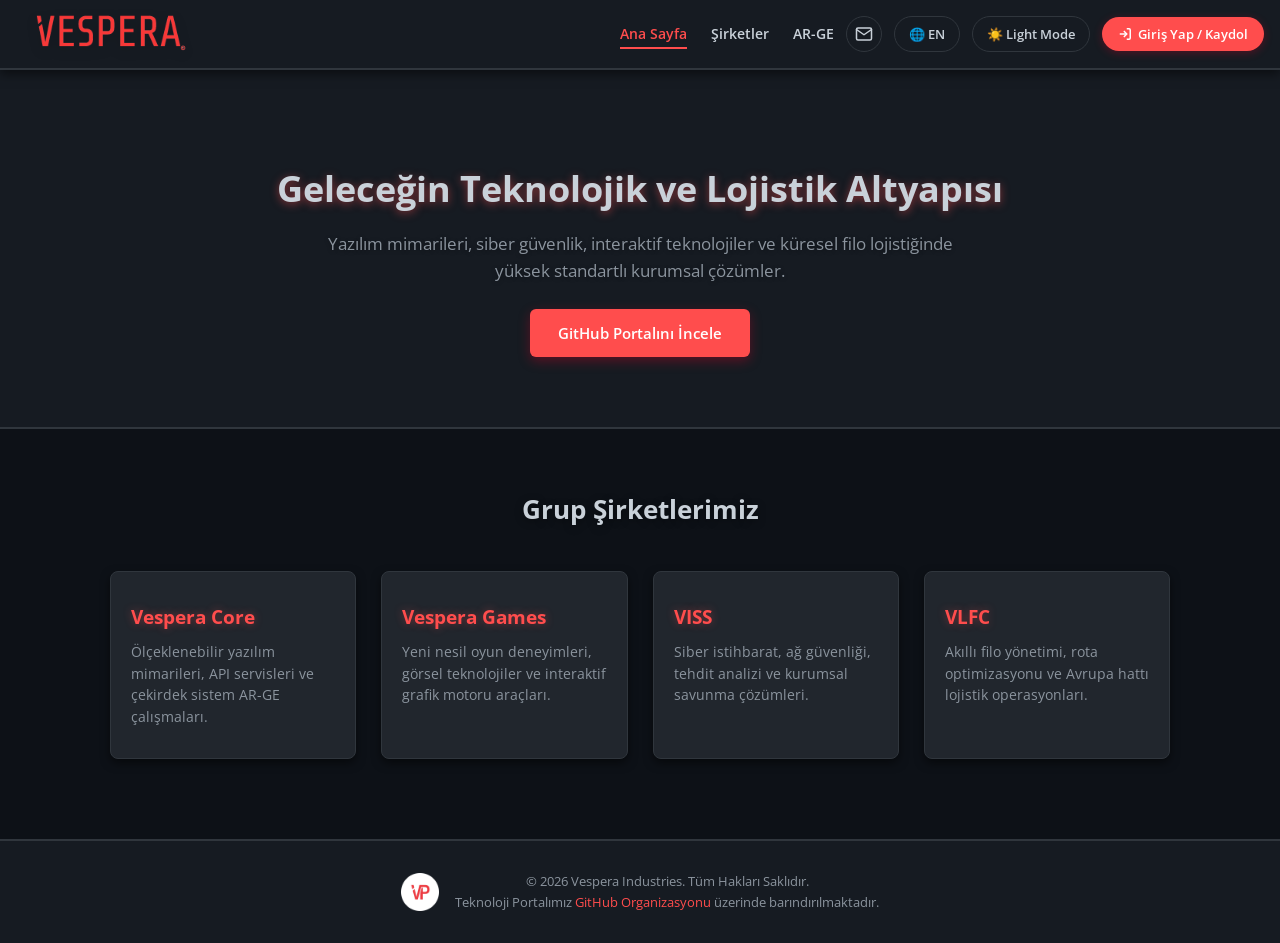
<file: index.html>
<!DOCTYPE html>
<html lang="tr">

<head>
    <meta charset="UTF-8">
    <meta name="viewport" content="width=device-width, initial-scale=1.0">
    <title>Vespera Industries Portal</title>
    <meta name="google-site-verification" content="gRdOL5yG5Cpfkg6TqzwmdI74Hof5dh2c1cBEHOhXfYk" />
    <script type="application/ld+json">
    {
     "@context": "https://schema.org",
     "@type": "Organization",
     "name": "Vespera Industries",
     "url": "https://vesperaindustries.com",
     "logo": "https://vesperaindustries.com/logos.png",
     "sameAs": [
     "https://github.com/orgs/Vespera-Industries"
    ],
     "contactPoint": {
     "@type": "ContactPoint",
     "email": "contact@vesperaindustries.com",
     "contactType": "customer service",
     "availableLanguage": ["Turkish", "English"]
    },
     "description": "Yazılım mimarileri, siber güvenlik, interaktif teknolojiler ve küresel filo lojistiğinde yüksek standartlı kurumsal çözümler."
    }
    </script>
    <link rel="icon" type="image/png" href="assets/img/miniiconsmaller.png">
    <link href="https://fonts.googleapis.com/css?family=Open+Sans:300,400,600,700" rel="stylesheet">
    <link rel="stylesheet" href="assets/css/auth.css">
    <script>
        // Sayfa çizilmeden ÖNCE temayı uygula (titremeyi önler)
        (function () {
            if (localStorage.getItem('vespera-theme') === 'light') {
                document.documentElement.setAttribute('data-theme', 'light');
            }
        })();
    </script>
    <style>
        /* Varsayılan Olarak %100 Karanlık Tema (GitHub Dark) */
        :root {
            --bg-body: #0d1117;
            --bg-nav: #161b22;
            --bg-hero: #161b22;
            --bg-card: #21262d;
            --text-main: #c9d1d9;
            --text-muted: #8b949e;
            --border-color: #30363d;
            --primary-color: #ff4d4d;
            /* Parlak Kor Kırmızı */
            --shadow: 0 4px 10px rgba(0, 0, 0, 0.5);
        }

        /* Yumuşatılmış Light Mode Kırmızı Tonları */
        [data-theme="light"] {
            --bg-body: #d8dce2;
            --bg-nav: #e8ebf0;
            --bg-hero: #cdd3dc;
            --bg-card: #e8ebf0;
            --text-main: #111827;
            --text-muted: #374151;
            --border-color: #b0b8c4;
            --primary-color: #d90429;
            /* Doymuş Derin Kırmızı */
            --shadow: 0 4px 12px rgba(0, 0, 0, 0.12);
        }

        * {
            margin: 0;
            padding: 0;
            box-sizing: border-box;
            font-family: 'Open Sans', sans-serif;
            transition: background-color 0.3s, color 0.3s, border-color 0.3s;
        }

        body {
            background-color: var(--bg-body);
            color: var(--text-main);
            line-height: 1.6;
        }

        /* Navbar */
        .navbar {
            background-color: var(--bg-nav);
            height: 70px;
            display: flex;
            justify-content: space-between;
            align-items: center;
            padding: 0 16px;
            border-bottom: 2px solid var(--border-color);
            box-shadow: var(--shadow);
            position: sticky;
            top: 0;
            z-index: 1000;
        }

        /* Logo Konteyneri */
        /* Logo Konteyneri */
        .brand-container {
            display: flex;
            align-items: center;
            height: 100%;
            position: relative;
            min-width: 280px;
        }

        /* Orijinal Büyük (104px) Logo */
        .brand-logo {
            height: 104px;
            width: auto;
            object-fit: contain;
            position: absolute;
            left: 0;
            top: 52%;
            transform: translateY(-50%);
            filter: drop-shadow(0px 4px 6px rgba(0, 0, 0, 0.15));
            z-index: 1001;
            pointer-events: none !important;
        }

        /* Ekranın En Sol Sınırına Sıfırlanmış & Tüm Logoyu Kaplayan 290px Hitbox */
        .brand-hitbox {
            position: absolute;
            left: -16px;
            top: 0;
            width: 200px;
            height: 70px;
            z-index: 1002;
            cursor: pointer;
        }

        .nav-right {
            display: flex;
            align-items: center;
            gap: 12px;
        }

        .nav-links a {
            color: var(--text-main);
            text-decoration: none;
            margin-left: 20px;
            font-size: 14px;
            font-weight: 600;
        }

        .nav-links a:hover {
            color: var(--primary-color);
        }

        .nav-links a.active {
            color: var(--primary-color);
            border-bottom: 2px solid var(--primary-color);
            padding-bottom: 4px;
        }

        /* Mode & Language Toggle Buttons */
        .theme-toggle,
        .lang-toggle {
            background: none;
            border: 1px solid var(--border-color);
            color: var(--text-main);
            padding: 8px 14px;
            border-radius: 20px;
            cursor: pointer;
            font-size: 13px;
            font-weight: 600;
            display: flex;
            align-items: center;
            gap: 6px;
        }

        .theme-toggle:hover,
        .lang-toggle:hover {
            border-color: var(--primary-color);
        }

        /* İletişim İkonu */
        .contact-wrap {
            position: relative;
        }

        .contact-btn {
            background: none;
            border: 1px solid var(--border-color);
            border-radius: 50%;
            width: 36px;
            height: 36px;
            display: flex;
            align-items: center;
            justify-content: center;
            cursor: pointer;
        }

        .contact-btn:hover {
            border-color: var(--primary-color);
        }

        .contact-btn svg rect,
        .contact-btn svg path {
            stroke: var(--text-main);
        }

        .contact-btn:hover svg rect,
        .contact-btn:hover svg path {
            stroke: var(--primary-color);
        }

        .contact-dropdown {
            display: none;
            position: absolute;
            top: 48px;
            right: 0;
            background-color: var(--bg-card);
            border: 1px solid var(--border-color);
            border-radius: 10px;
            box-shadow: var(--shadow);
            width: 250px;
            padding: 18px;
            z-index: 1002;
        }

        .contact-dropdown.open {
            display: block;
        }

        .contact-dropdown h4 {
            font-size: 13px;
            text-transform: uppercase;
            letter-spacing: 0.5px;
            color: var(--text-muted);
            margin-bottom: 12px;
        }

        .contact-dropdown .c-row {
            display: flex;
            flex-direction: column;
            gap: 2px;
            margin-bottom: 12px;
        }

        .contact-dropdown .c-row:last-child {
            margin-bottom: 0;
        }

        .contact-dropdown .c-label {
            font-size: 11px;
            color: var(--text-muted);
        }

        .contact-dropdown .c-value {
            font-size: 14px;
            color: var(--text-main);
            font-weight: 600;
        }

        .contact-dropdown .c-value a {
            color: var(--text-main);
            text-decoration: none;
        }

        .contact-dropdown .c-value a:hover {
            color: var(--primary-color);
        }

        .footer-content {
            display: flex;
            align-items: center;
            justify-content: center;
            gap: 16px;
        }

        .footer-icon {
            height: 38px;
            width: auto;
            object-fit: contain;
        }

        .footer-text {
            text-align: center;
            font-size: 13px;
            color: var(--text-muted);
        }

        .footer-text a {
            color: var(--primary-color);
            text-decoration: none;
        }

        /* Hero Section */
        .hero {
            background-color: var(--bg-hero);
            padding: 90px 20px 70px 20px;
            text-align: center;
            border-bottom: 2px solid var(--border-color);
        }

        .hero h1 {
            font-size: 36px;
            font-weight: 700;
            margin-bottom: 12px;
            color: var(--text-main);
            text-shadow: 0px 2px 8px rgba(255, 77, 77, 0.5);
        }

        .hero p {
            font-size: 17px;
            color: var(--text-muted);
            max-width: 680px;
            margin: 0 auto 25px auto;
            text-shadow: 0 1px 4px rgba(0, 0, 0, 0.35);
        }

        .btn-primary {
            background-color: var(--primary-color);
            color: #ffffff;
            padding: 12px 28px;
            text-decoration: none;
            font-weight: 600;
            border-radius: 6px;
            display: inline-block;
            font-size: 15px;
            box-shadow: 0 4px 12px rgba(217, 4, 41, 0.35);
        }

        .btn-primary:hover {
            opacity: 0.9;
        }

        /* Content & Cards */
        .container {
            max-width: 1100px;
            margin: 60px auto;
            padding: 0 20px;
        }

        .section-title {
            text-align: center;
            font-size: 26px;
            margin-bottom: 40px;
            font-weight: 700;
            color: var(--text-main);
            text-shadow: 0 2px 8px rgba(0, 0, 0, 0.4);
        }

        .grid-4 {
            display: grid;
            grid-template-columns: repeat(auto-fit, minmax(230px, 1fr));
            gap: 25px;
        }

        .card {
            background-color: var(--bg-card);
            border: 1px solid var(--border-color);
            border-radius: 8px;
            padding: 30px 20px;
            box-shadow: var(--shadow);
            transition: transform 0.2s ease, box-shadow 0.2s ease;
        }

        .card:hover {
            transform: translateY(-4px);
            border-color: var(--primary-color);
        }

        .card h3 {
            font-size: 19px;
            margin-bottom: 10px;
            color: var(--primary-color);
            text-shadow: 0 0 8px rgba(255, 77, 77, 0.4);
        }

        .card p {
            font-size: 13.5px;
            color: var(--text-muted);
        }

        /* Footer */
        footer {
            background-color: var(--bg-nav);
            border-top: 2px solid var(--border-color);
            padding: 30px 0;
            display: flex;
            justify-content: center;
            align-items: center;
            margin-top: 80px;
        }

        @media (max-width: 900px) {
            .brand-logo {
                left: 0;
                height: 40px;
                position: static;
                transform: none;
            }

            .nav-links a {
                margin-left: 12px;
                font-size: 12.5px;
            }
        }
    </style>
</head>

<body>

    <nav class="navbar">
        <div class="brand-container">
            <img src="assets/img/logos.png" alt="Vespera Logo" class="brand-logo">
            <a href="https://www.vesperaindustries.com/" class="brand-hitbox" aria-label="Ana Sayfa"></a>
        </div>

        <div class="nav-right">
            <div class="nav-links">
                <a href="/" class="active" data-i18n="nav_home">Ana Sayfa</a>
                <a href="/sirketler" data-i18n="nav_companies">Şirketler</a>
                <a href="/arge" data-i18n="nav_rnd">AR-GE</a>
            </div>

            <div class="contact-wrap">
                <button type="button" class="contact-btn" onclick="toggleContact()" id="contactBtn"
                    aria-label="İletişim">
                    <svg xmlns="http://www.w3.org/2000/svg" viewBox="0 0 24 24" width="18" height="18">
                        <rect x="2" y="4" width="20" height="16" rx="2" fill="none" stroke-width="2" />
                        <path d="M2 6l10 7L22 6" fill="none" stroke-width="2" stroke-linecap="round"
                            stroke-linejoin="round" />
                    </svg>
                </button>
                <div class="contact-dropdown" id="contactDropdown">
                    <h4 data-i18n="contact_title">İletişim</h4>
                    <div class="c-row">
                        <span class="c-label" data-i18n="contact_email_label">E-posta</span>
                        <span class="c-value"><a
                                href="mailto:contact@vesperaindustries.com">contact@vesperaindustries.com</a></span>
                    </div>
                    <div class="c-row">
                        <span class="c-label" data-i18n="contact_phone_label">Telefon</span>
                        <span class="c-value"><a href="tel:+900000000000">+90 000 000 00 00</a></span>
                    </div>
                </div>
            </div>

            <button type="button" class="lang-toggle" onclick="toggleLanguage()" id="langBtn">🌐 EN</button>
            <button type="button" class="theme-toggle" onclick="toggleTheme()" id="themeBtn">☀️ Light Mode</button>
        </div>
    </nav>

    <header class="hero">
        <h1 data-i18n="hero_title">Geleceğin Teknolojik ve Lojistik Altyapısı</h1>
        <p data-i18n="hero_desc">Yazılım mimarileri, siber güvenlik, interaktif teknolojiler ve küresel filo
            lojistiğinde yüksek standartlı kurumsal çözümler.</p>
        <a href="https://github.com/orgs/Vespera-Industries" class="btn-primary" target="_blank"
            data-i18n="hero_btn">GitHub Portalını İncele</a>
    </header>

    <main class="container">
        <h2 class="section-title" data-i18n="group_companies">Grup Şirketlerimiz</h2>

        <div class="grid-4">
            <div class="card">
                <h3>Vespera Core</h3>
                <p data-i18n="core_desc">Ölçeklenebilir yazılım mimarileri, API servisleri ve çekirdek sistem AR-GE
                    çalışmaları.</p>
            </div>

            <div class="card">
                <h3>Vespera Games</h3>
                <p data-i18n="games_desc">Yeni nesil oyun deneyimleri, görsel teknolojiler ve interaktif grafik motoru
                    araçları.</p>
            </div>

            <div class="card">
                <h3>VISS</h3>
                <p data-i18n="viss_desc">Siber istihbarat, ağ güvenliği, tehdit analizi ve kurumsal savunma çözümleri.
                </p>
            </div>

            <div class="card">
                <h3>VLFC</h3>
                <p data-i18n="vlfc_desc">Akıllı filo yönetimi, rota optimizasyonu ve Avrupa hattı lojistik
                    operasyonları.</p>
            </div>
        </div>
    </main>

    <footer>
        <div class="footer-content">
            <img src="assets/img/miniicon.png" alt="Vespera Icon" class="footer-icon">
            <div class="footer-text">
                <p data-i18n="footer_copy">&copy; 2026 Vespera Industries. Tüm Hakları Saklıdır.</p>
                <p><span data-i18n="footer_hosted">Teknoloji Portalımız</span> <a
                        href="https://github.com/orgs/Vespera-Industries" target="_blank"
                        data-i18n="footer_github">GitHub Organizasyonu</a> <span data-i18n="footer_hosted_end">üzerinde
                        barındırılmaktadır.</span></p>
            </div>
        </div>
    </footer>

    <script>
        const translations = {
            tr: {
                nav_home: "Ana Sayfa",
                nav_companies: "Şirketler",
                nav_rnd: "AR-GE",
                hero_title: "Geleceğin Teknolojik ve Lojistik Altyapısı",
                hero_desc: "Yazılım mimarileri, siber güvenlik, interaktif teknolojiler ve küresel filo lojistiğinde yüksek standartlı kurumsal çözümler.",
                hero_btn: "GitHub Portalını İncele",
                group_companies: "Grup Şirketlerimiz",
                core_desc: "Ölçeklenebilir yazılım mimarileri, API servisleri ve çekirdek sistem AR-GE çalışmaları.",
                games_desc: "Yeni nesil oyun deneyimleri, görsel teknolojiler ve interaktif grafik motoru araçları.",
                viss_desc: "Siber istihbarat, ağ güvenliği, tehdit analizi ve kurumsal savunma çözümleri.",
                vlfc_desc: "Akıllı filo yönetimi, rota optimizasyonu ve Avrupa hattı lojistik operasyonları.",
                footer_copy: "© 2026 Vespera Industries. Tüm Hakları Saklıdır.",
                footer_hosted: "Teknoloji Portalımız",
                footer_github: "GitHub Organizasyonu",
                footer_hosted_end: "üzerinde barındırılmaktadır.",
                contact_title: "İletişim",
                contact_email_label: "E-posta",
                contact_phone_label: "Telefon",
                lang_btn: "🌐 EN",
                theme_light: "☀️ Light Mode",
                theme_dark: "🌙 Dark Mode"
            },
            en: {
                nav_home: "Home",
                nav_companies: "Companies",
                nav_rnd: "R&D",
                hero_title: "Technological and Logistics Infrastructure of the Future",
                hero_desc: "High-standard corporate solutions in software architecture, cybersecurity, interactive technologies, and global fleet logistics.",
                hero_btn: "Explore GitHub Portal",
                group_companies: "Our Group Companies",
                core_desc: "Scalable software architectures, API services, and core system R&D studies.",
                games_desc: "Next-generation gaming experiences, visual technologies, and interactive engine tools.",
                viss_desc: "Cyber intelligence, network security, threat analysis, and enterprise defense solutions.",
                vlfc_desc: "Smart fleet management, route optimization, and European line logistics operations.",
                footer_copy: "© 2026 Vespera Industries. All Rights Reserved.",
                footer_hosted: "Our Technology Portal is hosted on our",
                footer_github: "GitHub Organization",
                footer_hosted_end: ".",
                contact_title: "Contact",
                contact_email_label: "Email",
                contact_phone_label: "Phone",
                lang_btn: "🌐 TR",
                theme_light: "☀️ Light Mode",
                theme_dark: "🌙 Dark Mode"
            }
        };

        function setLanguage(lang) {
            document.documentElement.lang = lang;
            localStorage.setItem('vespera-lang', lang);

            document.querySelectorAll('[data-i18n]').forEach(element => {
                const key = element.getAttribute('data-i18n');
                if (translations[lang] && translations[lang][key]) {
                    element.textContent = translations[lang][key];
                }
            });

            const langBtn = document.getElementById('langBtn');
            if (langBtn) {
                langBtn.textContent = translations[lang].lang_btn;
            }
        }

        function toggleLanguage() {
            const currentLang = localStorage.getItem('vespera-lang') || 'tr';
            const newLang = currentLang === 'tr' ? 'en' : 'tr';
            setLanguage(newLang);
        }

        function toggleTheme() {
            const html = document.documentElement;
            const btn = document.getElementById('themeBtn');
            const currentLang = localStorage.getItem('vespera-lang') || 'tr';

            if (html.getAttribute('data-theme') === 'light') {
                html.removeAttribute('data-theme');
                btn.innerHTML = translations[currentLang].theme_light;
                localStorage.setItem('vespera-theme', 'dark');
            } else {
                html.setAttribute('data-theme', 'light');
                btn.innerHTML = translations[currentLang].theme_dark;
                localStorage.setItem('vespera-theme', 'light');
            }
        }

        function toggleContact() {
            document.getElementById('contactDropdown').classList.toggle('open');
        }

        document.addEventListener('click', function (e) {
            const wrap = document.querySelector('.contact-wrap');
            if (wrap && !wrap.contains(e.target)) {
                document.getElementById('contactDropdown').classList.remove('open');
            }
        });

        // Sayfa yüklendiğinde dil ve buton metinlerini ayarla (tema zaten <head>'te uygulandı)
        (function () {
            const savedTheme = localStorage.getItem('vespera-theme');
            const savedLang = localStorage.getItem('vespera-lang') || 'tr';

            document.addEventListener('DOMContentLoaded', function () {
                setLanguage(savedLang);

                const themeBtn = document.getElementById('themeBtn');
                if (themeBtn) {
                    themeBtn.innerHTML = savedTheme === 'light'
                        ? translations[savedLang].theme_dark
                        : translations[savedLang].theme_light;
                }
            });
        })();
    </script>

    <script src="assets/js/auth.js"></script>
    <script type="module"
        src="https://static.cloudflareinsights.com/beacon.min.js/v4513226cdae34746b4dedf0b4dfa099e1781791509496"
        integrity="sha512-ZE9pZaUXND66v380QUtch/5sE9tPFh2zg45pR2PB0CVkCtOREv2AJKkSidISWkysEuQ0EH8faUU5du78bx87UQ=="
        data-cf-beacon='{"version":"2024.11.0","token":"94c079f4e46b4f23a2dbd5d25f38bf82","r":1}'
        crossorigin="anonymous"></script>
</body>

</html>
</file>
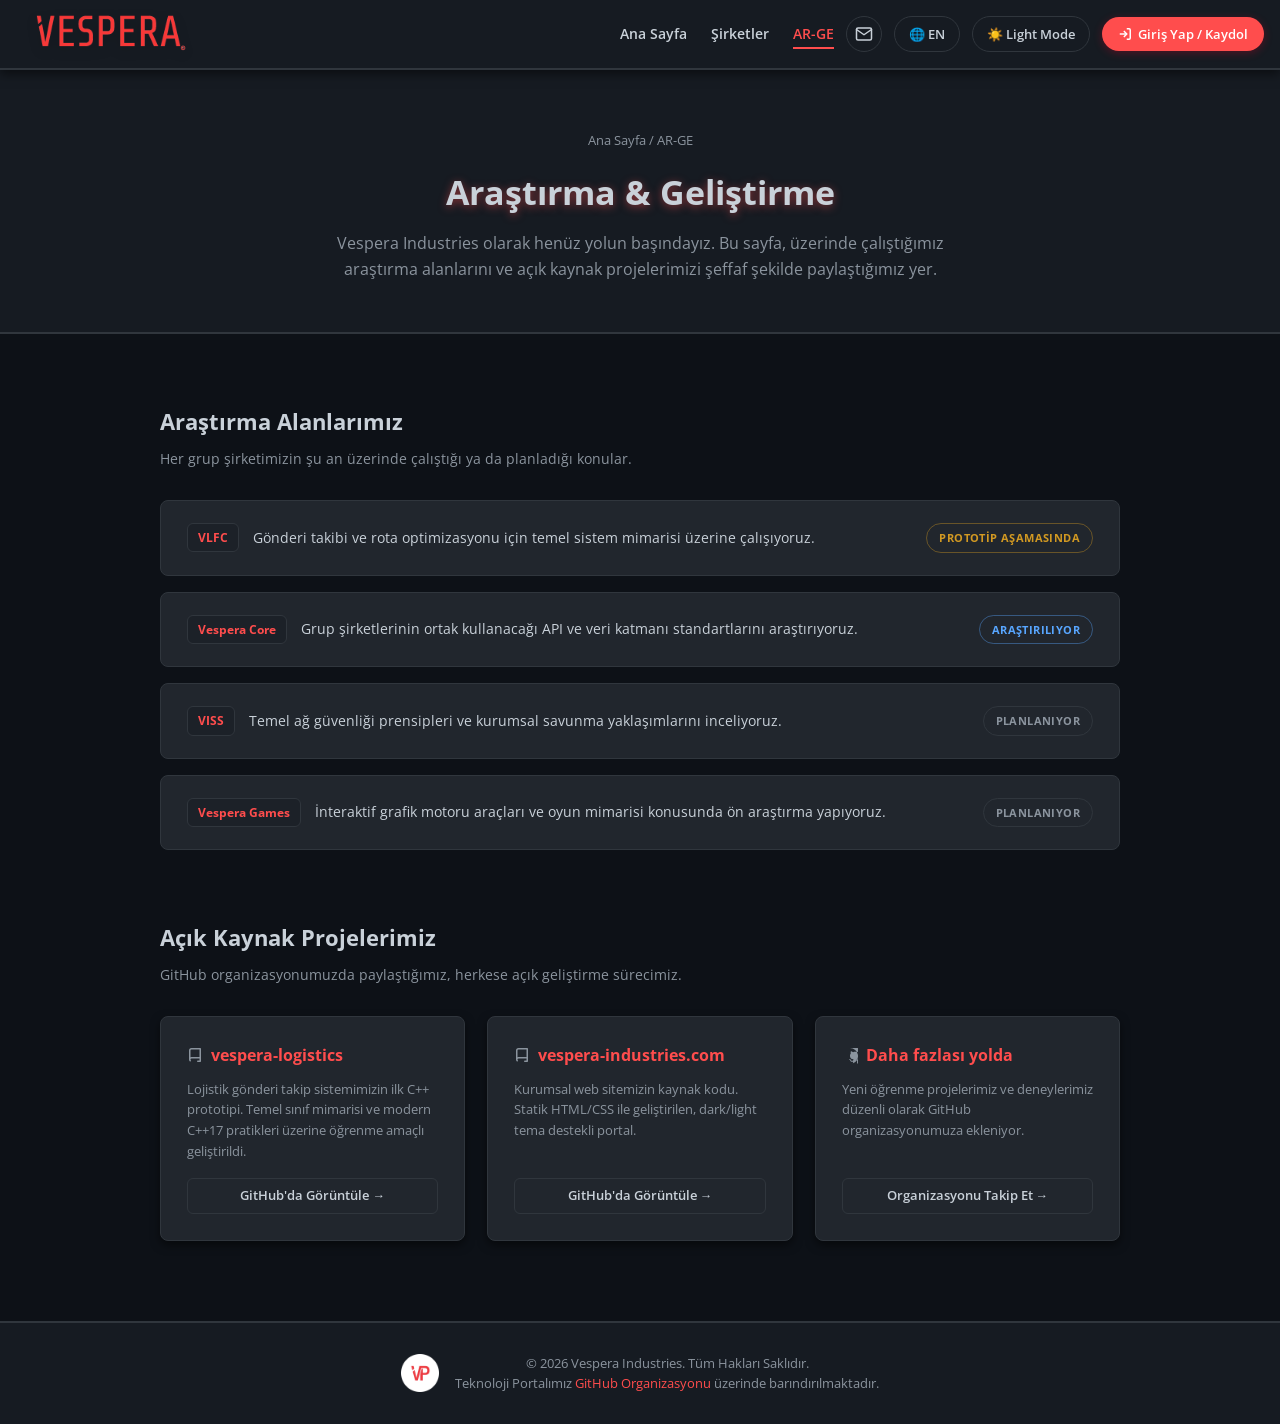
<file: arge.html>
<!DOCTYPE html>
<html lang="tr">
<head>
    <meta charset="UTF-8">
    <meta name="viewport" content="width=device-width, initial-scale=1.0">
    <title>AR-GE | Vespera Industries</title>
    <meta name="google-site-verification" content="gRdOL5yG5Cpfkg6TqzwmdI74Hof5dh2c1cBEHOhXfYk" />
    <script type="application/ld+json">
    {
  	"@context": "https://schema.org",
  	"@type": "Organization",
  	"name": "Vespera Industries",
  	"url": "https://vesperaindustries.com",
  	"logo": "https://vesperaindustries.com/logos.png",
  	"sameAs": [
    	"https://github.com/orgs/Vespera-Industries"
    ],
  	"contactPoint": {
    	"@type": "ContactPoint",
    	"email": "contact@vesperaindustries.com",
    	"contactType": "customer service",
    	"availableLanguage": ["Turkish", "English"]
    },
  	"description": "Yazılım mimarileri, siber güvenlik, interaktif teknolojiler ve küresel filo lojistiğinde yüksek standartlı kurumsal çözümler."
    }
    </script>
    <link rel="icon" type="image/png" href="assets/img/miniiconsmaller.png">
    <link href="https://fonts.googleapis.com/css?family=Open+Sans:300,400,600,700" rel="stylesheet">
    <link rel="stylesheet" href="assets/css/auth.css">
    <script>
        (function() {
            if (localStorage.getItem('vespera-theme') === 'light') {
                document.documentElement.setAttribute('data-theme', 'light');
            }
        })();
    </script>
    <style>
        :root {
            --bg-body: #0d1117;
            --bg-nav: #161b22;
            --bg-hero: #161b22;
            --bg-card: #21262d;
            --bg-card-alt: #1c2128;
            --text-main: #c9d1d9;
            --text-muted: #8b949e;
            --border-color: #30363d;
            --primary-color: #ff4d4d;
            --shadow: 0 4px 10px rgba(0, 0, 0, 0.5);
        }

        [data-theme="light"] {
            --bg-body: #d8dce2;
            --bg-nav: #e8ebf0;
            --bg-hero: #cdd3dc;
            --bg-card: #e8ebf0;
            --bg-card-alt: #dfe3e9;
            --text-main: #111827;
            --text-muted: #374151;
            --border-color: #b0b8c4;
            --primary-color: #d90429;
            --shadow: 0 4px 12px rgba(0, 0, 0, 0.12);
        }

        * {
            margin: 0;
            padding: 0;
            box-sizing: border-box;
            font-family: 'Open Sans', sans-serif;
            transition: background-color 0.3s, color 0.3s, border-color 0.3s;
        }

        body {
            background-color: var(--bg-body);
            color: var(--text-main);
            line-height: 1.6;
        }

        .navbar {
            background-color: var(--bg-nav);
            height: 70px;
            display: flex;
            justify-content: space-between;
            align-items: center;
            padding: 0 16px;
            border-bottom: 2px solid var(--border-color);
            box-shadow: var(--shadow);
            position: sticky;
            top: 0;
            z-index: 1000;
        }

        .brand-container {
            display: flex;
            align-items: center;
            height: 100%;
            position: relative;
            min-width: 280px;
        }

        .brand-logo {
            height: 104px;
            width: auto;
            object-fit: contain;
            position: absolute;
            left: 0;
            top: 52%;
            transform: translateY(-50%);
            filter: drop-shadow(0px 4px 6px rgba(0,0,0,0.15));
            z-index: 1001;
            pointer-events: none !important;
        }

        .brand-hitbox {
            position: absolute;
            left: -16px;
            top: 0;
            width: 200px;
            height: 70px;
            z-index: 1002;
            cursor: pointer;
        }

        .nav-right {
            display: flex;
            align-items: center;
            gap: 12px;
        }

        .nav-links a {
            color: var(--text-main);
            text-decoration: none;
            margin-left: 20px;
            font-size: 14px;
            font-weight: 600;
            padding-bottom: 4px;
            border-bottom: 2px solid transparent;
        }

        .nav-links a:hover {
            color: var(--primary-color);
        }

        .nav-links a.active {
            color: var(--primary-color);
            border-bottom: 2px solid var(--primary-color);
        }

        .theme-toggle, .lang-toggle {
            background: none;
            border: 1px solid var(--border-color);
            color: var(--text-main);
            padding: 8px 14px;
            border-radius: 20px;
            cursor: pointer;
            font-size: 13px;
            font-weight: 600;
            display: flex;
            align-items: center;
            gap: 6px;
        }

        .theme-toggle:hover, .lang-toggle:hover {
            border-color: var(--primary-color);
        }

        .contact-wrap {
            position: relative;
        }

        .contact-btn {
            background: none;
            border: 1px solid var(--border-color);
            border-radius: 50%;
            width: 36px;
            height: 36px;
            display: flex;
            align-items: center;
            justify-content: center;
            cursor: pointer;
        }

        .contact-btn:hover {
            border-color: var(--primary-color);
        }

        .contact-btn svg rect,
        .contact-btn svg path {
            stroke: var(--text-main);
        }

        .contact-btn:hover svg rect,
        .contact-btn:hover svg path {
            stroke: var(--primary-color);
        }

        .contact-dropdown {
            display: none;
            position: absolute;
            top: 48px;
            right: 0;
            background-color: var(--bg-card);
            border: 1px solid var(--border-color);
            border-radius: 10px;
            box-shadow: var(--shadow);
            width: 250px;
            padding: 18px;
            z-index: 1002;
        }

        .contact-dropdown.open {
            display: block;
        }

        .contact-dropdown h4 {
            font-size: 13px;
            text-transform: uppercase;
            letter-spacing: 0.5px;
            color: var(--text-muted);
            margin-bottom: 12px;
        }

        .contact-dropdown .c-row {
            display: flex;
            flex-direction: column;
            gap: 2px;
            margin-bottom: 12px;
        }

        .contact-dropdown .c-row:last-child {
            margin-bottom: 0;
        }

        .contact-dropdown .c-label {
            font-size: 11px;
            color: var(--text-muted);
        }

        .contact-dropdown .c-value {
            font-size: 14px;
            color: var(--text-main);
            font-weight: 600;
        }

        .contact-dropdown .c-value a {
            color: var(--text-main);
            text-decoration: none;
        }

        .contact-dropdown .c-value a:hover {
            color: var(--primary-color);
        }

        .page-hero {
            background-color: var(--bg-hero);
            padding: 60px 20px 50px 20px;
            text-align: center;
            border-bottom: 2px solid var(--border-color);
        }

        .breadcrumb {
            font-size: 13px;
            color: var(--text-muted);
            margin-bottom: 14px;
        }

        .breadcrumb a {
            color: var(--text-muted);
            text-decoration: none;
        }

        .breadcrumb a:hover {
            color: var(--primary-color);
        }

        .page-hero h1 {
            font-size: 34px;
            font-weight: 700;
            margin-bottom: 12px;
            text-shadow: 0px 2px 8px rgba(255, 77, 77, 0.5);
        }

        .page-hero p {
            font-size: 16px;
            color: var(--text-muted);
            max-width: 640px;
            margin: 0 auto;
        }

        .section {
            max-width: 1000px;
            margin: 70px auto;
            padding: 0 20px;
        }

        .section-title {
            font-size: 22px;
            font-weight: 700;
            margin-bottom: 8px;
            color: var(--text-main);
        }

        .section-sub {
            font-size: 14px;
            color: var(--text-muted);
            margin-bottom: 30px;
        }

        .research-list {
            display: flex;
            flex-direction: column;
            gap: 16px;
        }

        .research-row {
            background-color: var(--bg-card);
            border: 1px solid var(--border-color);
            border-radius: 8px;
            padding: 22px 26px;
            display: flex;
            justify-content: space-between;
            align-items: center;
            gap: 20px;
            flex-wrap: wrap;
        }

        .research-row .r-left {
            display: flex;
            align-items: center;
            gap: 14px;
        }

        .research-row .r-company {
            font-size: 12px;
            font-weight: 700;
            color: var(--primary-color);
            background-color: var(--bg-card-alt);
            border: 1px solid var(--border-color);
            padding: 4px 10px;
            border-radius: 6px;
            white-space: nowrap;
        }

        .research-row p {
            font-size: 14px;
            color: var(--text-main);
        }

        .status-pill {
            font-size: 11px;
            font-weight: 700;
            padding: 5px 12px;
            border-radius: 20px;
            border: 1px solid var(--border-color);
            color: var(--text-muted);
            white-space: nowrap;
            text-transform: uppercase;
            letter-spacing: 0.4px;
        }

        .status-pill.researching {
            color: #58a6ff;
            border-color: rgba(88, 166, 255, 0.4);
        }

        .status-pill.prototype {
            color: #d29922;
            border-color: rgba(210, 153, 34, 0.4);
        }

        .status-pill.planned {
            color: var(--text-muted);
        }

        [data-theme="light"] .status-pill.researching {
            color: #0969da;
            border-color: rgba(9, 105, 218, 0.35);
        }

        .grid-3 {
            display: grid;
            grid-template-columns: repeat(auto-fit, minmax(260px, 1fr));
            gap: 22px;
        }

        .repo-card {
            background-color: var(--bg-card);
            border: 1px solid var(--border-color);
            border-radius: 8px;
            padding: 26px;
            box-shadow: var(--shadow);
            transition: transform 0.2s ease, border-color 0.2s ease;
            display: flex;
            flex-direction: column;
            gap: 10px;
        }

        .repo-card:hover {
            transform: translateY(-4px);
            border-color: var(--primary-color);
        }

        .repo-card .repo-top {
            display: flex;
            align-items: center;
            gap: 8px;
        }

        .repo-card .repo-top svg {
            width: 16px;
            height: 16px;
            fill: var(--text-muted);
            flex-shrink: 0;
        }

        .repo-card h4 {
            font-size: 16px;
            color: var(--primary-color);
        }

        .repo-card p {
            font-size: 13px;
            color: var(--text-muted);
            flex-grow: 1;
        }

        .repo-card a.repo-link {
            font-size: 12.5px;
            font-weight: 600;
            color: var(--text-main);
            text-decoration: none;
            border: 1px solid var(--border-color);
            border-radius: 6px;
            padding: 7px 12px;
            text-align: center;
            margin-top: 6px;
        }

        .repo-card a.repo-link:hover {
            border-color: var(--primary-color);
            color: var(--primary-color);
        }

        footer {
            background-color: var(--bg-nav);
            border-top: 2px solid var(--border-color);
            padding: 30px 0;
            display: flex;
            justify-content: center;
            align-items: center;
            margin-top: 80px;
        }

        .footer-content {
            display: flex;
            align-items: center;
            justify-content: center;
            gap: 16px;
        }

        .footer-icon {
            height: 38px;
            width: auto;
            object-fit: contain;
        }

        .footer-text {
            text-align: center;
            font-size: 13px;
            color: var(--text-muted);
        }

        .footer-text a {
            color: var(--primary-color);
            text-decoration: none;
        }

        @media (max-width: 640px) {
            .brand-logo {
                left: 0;
                height: 40px;
                position: static;
                transform: none;
            }
            .nav-links a {
                margin-left: 12px;
                font-size: 12.5px;
            }
            .research-row {
                flex-direction: column;
                align-items: flex-start;
            }
        }
    </style>
</head>
<body>

    <nav class="navbar">
        <div class="brand-container">
            <img src="assets/img/logos.png" alt="Vespera Logo" class="brand-logo">
            <a href="https://www.vesperaindustries.com/" class="brand-hitbox" aria-label="Ana Sayfa"></a>
        </div>

        <div class="nav-right">
            <div class="nav-links">
                <a href="/" data-i18n="nav_home">Ana Sayfa</a>
                <a href="/sirketler" data-i18n="nav_companies">Şirketler</a>
                <a href="/arge" class="active" data-i18n="nav_rnd">AR-GE</a>
            </div>

            <div class="contact-wrap">
                <button class="contact-btn" onclick="toggleContact()" id="contactBtn" aria-label="İletişim">
                    <svg xmlns="http://www.w3.org/2000/svg" viewBox="0 0 24 24" width="18" height="18">
                        <rect x="2" y="4" width="20" height="16" rx="2" fill="none" stroke-width="2"/>
                        <path d="M2 6l10 7L22 6" fill="none" stroke-width="2" stroke-linecap="round" stroke-linejoin="round"/>
                    </svg>
                </button>
                <div class="contact-dropdown" id="contactDropdown">
                    <h4 data-i18n="contact_title">İletişim</h4>
                    <div class="c-row">
                        <span class="c-label" data-i18n="contact_email_label">E-posta</span>
                        <span class="c-value"><a href="mailto:contact@vesperaindustries.com">contact@vesperaindustries.com</a></span>
                    </div>
                    <div class="c-row">
                        <span class="c-label" data-i18n="contact_phone_label">Telefon</span>
                        <span class="c-value"><a href="tel:+900000000000">+90 000 000 00 00</a></span>
                    </div>
                </div>
            </div>

            <button class="lang-toggle" onclick="toggleLanguage()" id="langBtn">🌐 EN</button>
            <button class="theme-toggle" onclick="toggleTheme()" id="themeBtn">☀️ Light Mode</button>
        </div>
    </nav>

    <header class="page-hero">
        <div class="breadcrumb"><a href="/" data-i18n="bc_home">Ana Sayfa</a> / <span data-i18n="bc_rnd">AR-GE</span></div>
        <h1 data-i18n="page_title">Araştırma &amp; Geliştirme</h1>
        <p data-i18n="page_subtitle">Vespera Industries olarak henüz yolun başındayız. Bu sayfa, üzerinde çalıştığımız araştırma alanlarını ve açık kaynak projelerimizi şeffaf şekilde paylaştığımız yer.</p>
    </header>

    <main>
        <section class="section">
            <h2 class="section-title" data-i18n="sec1_title">Araştırma Alanlarımız</h2>
            <p class="section-sub" data-i18n="sec1_sub">Her grup şirketimizin şu an üzerinde çalıştığı ya da planladığı konular.</p>

            <div class="research-list">
                <div class="research-row">
                    <div class="r-left">
                        <span class="r-company">VLFC</span>
                        <p data-i18n="res_vlfc">Gönderi takibi ve rota optimizasyonu için temel sistem mimarisi üzerine çalışıyoruz.</p>
                    </div>
                    <span class="status-pill prototype" data-i18n="status_prototype">Prototip Aşamasında</span>
                </div>

                <div class="research-row">
                    <div class="r-left">
                        <span class="r-company">Vespera Core</span>
                        <p data-i18n="res_core">Grup şirketlerinin ortak kullanacağı API ve veri katmanı standartlarını araştırıyoruz.</p>
                    </div>
                    <span class="status-pill researching" data-i18n="status_researching">Araştırılıyor</span>
                </div>

                <div class="research-row">
                    <div class="r-left">
                        <span class="r-company">VISS</span>
                        <p data-i18n="res_viss">Temel ağ güvenliği prensipleri ve kurumsal savunma yaklaşımlarını inceliyoruz.</p>
                    </div>
                    <span class="status-pill planned" data-i18n="status_planned">Planlanıyor</span>
                </div>

                <div class="research-row">
                    <div class="r-left">
                        <span class="r-company">Vespera Games</span>
                        <p data-i18n="res_games">İnteraktif grafik motoru araçları ve oyun mimarisi konusunda ön araştırma yapıyoruz.</p>
                    </div>
                    <span class="status-pill planned" data-i18n="status_planned">Planlanıyor</span>
                </div>
            </div>
        </section>

        <section class="section">
            <h2 class="section-title" data-i18n="sec2_title">Açık Kaynak Projelerimiz</h2>
            <p class="section-sub" data-i18n="sec2_sub">GitHub organizasyonumuzda paylaştığımız, herkese açık geliştirme sürecimiz.</p>

            <div class="grid-3">
                <div class="repo-card">
                    <div class="repo-top">
                        <svg viewBox="0 0 16 16"><path d="M2 2.5A2.5 2.5 0 0 1 4.5 0h8.75a.75.75 0 0 1 .75.75v12.5a.75.75 0 0 1-.75.75h-2.5a.75.75 0 0 1 0-1.5h1.75v-2h-8a1 1 0 0 0-.714 1.7.75.75 0 1 1-1.072 1.05A2.495 2.495 0 0 1 2 11.5Zm10.5-1H4.5a1 1 0 0 0-1 1v6.708A2.486 2.486 0 0 1 4.5 9h8Z"/></svg>
                        <h4>vespera-logistics</h4>
                    </div>
                    <p data-i18n="repo1_desc">Lojistik gönderi takip sistemimizin ilk C++ prototipi. Temel sınıf mimarisi ve modern C++17 pratikleri üzerine öğrenme amaçlı geliştirildi.</p>
                    <a class="repo-link" href="https://github.com/orgs/Vespera-Industries" target="_blank" data-i18n="repo_view">GitHub'da Görüntüle →</a>
                </div>

                <div class="repo-card">
                    <div class="repo-top">
                        <svg viewBox="0 0 16 16"><path d="M2 2.5A2.5 2.5 0 0 1 4.5 0h8.75a.75.75 0 0 1 .75.75v12.5a.75.75 0 0 1-.75.75h-2.5a.75.75 0 0 1 0-1.5h1.75v-2h-8a1 1 0 0 0-.714 1.7.75.75 0 1 1-1.072 1.05A2.495 2.495 0 0 1 2 11.5Zm10.5-1H4.5a1 1 0 0 0-1 1v6.708A2.486 2.486 0 0 1 4.5 9h8Z"/></svg>
                        <h4>vespera-industries.com</h4>
                    </div>
                    <p data-i18n="repo2_desc">Kurumsal web sitemizin kaynak kodu. Statik HTML/CSS ile geliştirilen, dark/light tema destekli portal.</p>
                    <a class="repo-link" href="https://github.com/orgs/Vespera-Industries" target="_blank" data-i18n="repo_view">GitHub'da Görüntüle →</a>
                </div>

                <div class="repo-card">
                    <div class="repo-top">
                        <svg viewBox="0 0 16 16"><path d="M8 0a8 8 0 0 1 2.53 15.59c.4.07.55-.17.55-.38 0-.19-.01-.82-.01-1.49-2.01.37-2.53-.49-2.69-.94-.09-.23-.48-.94-.82-1.13-.28-.15-.68-.52-.01-.53.63-.01 1.08.58 1.23.82.72 1.21 1.87.87 2.33.66.07-.52.28-.87.51-1.07-1.78-.2-3.64-.89-3.64-3.95 0-.87.31-1.59.82-2.15-.08-.2-.36-1.02.08-2.12 0 0 .67-.21 2.2.82.64-.18 1.32-.27 2-.27.68 0 1.36.09 2 .27 1.53-1.04 2.2-.82 2.2-.82.44 1.1.16 1.92.08 2.12.51.56.82 1.27.82 2.15 0 3.07-1.87 3.75-3.65 3.95.29.25.54.73.54 1.48 0 1.07-.01 1.93-.01 2.2 0 .21.15.46.55.38A8.013 8.013 0 0 0 8 0Z"/></svg>
                        <h4 data-i18n="repo3_title">Daha fazlası yolda</h4>
                    </div>
                    <p data-i18n="repo3_desc">Yeni öğrenme projelerimiz ve deneylerimiz düzenli olarak GitHub organizasyonumuza ekleniyor.</p>
                    <a class="repo-link" href="https://github.com/orgs/Vespera-Industries" target="_blank" data-i18n="repo3_link">Organizasyonu Takip Et →</a>
                </div>
            </div>
        </section>
    </main>

    <footer>
        <div class="footer-content">
            <img src="assets/img/miniicon.png" alt="Vespera Icon" class="footer-icon">
            <div class="footer-text">
                <p data-i18n="footer_copy">&copy; 2026 Vespera Industries. Tüm Hakları Saklıdır.</p>
                <p><span data-i18n="footer_hosted">Teknoloji Portalımız</span> <a href="https://github.com/orgs/Vespera-Industries" target="_blank" data-i18n="footer_github">GitHub Organizasyonu</a> <span data-i18n="footer_hosted_end">üzerinde barındırılmaktadır.</span></p>
            </div>
        </div>
    </footer>

    <script>
        const translations = {
            tr: {
                nav_home: "Ana Sayfa",
                nav_companies: "Şirketler",
                nav_rnd: "AR-GE",
                bc_home: "Ana Sayfa",
                bc_rnd: "AR-GE",
                page_title: "Araştırma & Geliştirme",
                page_subtitle: "Vespera Industries olarak henüz yolun başındayız. Bu sayfa, üzerinde çalıştığımız araştırma alanlarını ve açık kaynak projelerimizi şeffaf şekilde paylaştığımız yer.",
                sec1_title: "Araştırma Alanlarımız",
                sec1_sub: "Her grup şirketimizin şu an üzerinde çalıştığı ya da planladığı konular.",
                res_vlfc: "Gönderi takibi ve rota optimizasyonu için temel sistem mimarisi üzerine çalışıyoruz.",
                res_core: "Grup şirketlerinin ortak kullanacağı API ve veri katmanı standartlarını araştırıyoruz.",
                res_viss: "Temel ağ güvenliği prensipleri ve kurumsal savunma yaklaşımlarını inceliyoruz.",
                res_games: "İnteraktif grafik motoru araçları ve oyun mimarisi konusunda ön araştırma yapıyoruz.",
                status_prototype: "Prototip Aşamasında",
                status_researching: "Araştırılıyor",
                status_planned: "Planlanıyor",
                sec2_title: "Açık Kaynak Projelerimiz",
                sec2_sub: "GitHub organizasyonumuzda paylaştığımız, herkese açık geliştirme sürecimiz.",
                repo1_desc: "Lojistik gönderi takip sistemimizin ilk C++ prototipi. Temel sınıf mimarisi ve modern C++17 pratikleri üzerine öğrenme amaçlı geliştirildi.",
                repo2_desc: "Kurumsal web sitemizin kaynak kodu. Statik HTML/CSS ile geliştirilen, dark/light tema destekli portal.",
                repo3_title: "Daha fazlası yolda",
                repo3_desc: "Yeni öğrenme projelerimiz ve deneylerimiz düzenli olarak GitHub organizasyonumuza ekleniyor.",
                repo_view: "GitHub'da Görüntüle →",
                repo3_link: "Organizasyonu Takip Et →",
                footer_copy: "© 2026 Vespera Industries. Tüm Hakları Saklıdır.",
                footer_hosted: "Teknoloji Portalımız",
                footer_github: "GitHub Organizasyonu",
                footer_hosted_end: "üzerinde barındırılmaktadır.",
                contact_title: "İletişim",
                contact_email_label: "E-posta",
                contact_phone_label: "Telefon",
                lang_btn: "🌐 EN",
                theme_light: "☀️ Light Mode",
                theme_dark: "🌙 Dark Mode"
            },
            en: {
                nav_home: "Home",
                nav_companies: "Companies",
                nav_rnd: "R&D",
                bc_home: "Home",
                bc_rnd: "R&D",
                page_title: "Research & Development",
                page_subtitle: "As Vespera Industries, we are just at the beginning. This page is where we transparently share the research fields we are working on and our open-source projects.",
                sec1_title: "Our Research Areas",
                sec1_sub: "Topics currently being worked on or planned by each of our group companies.",
                res_vlfc: "We are working on the core system architecture for shipment tracking and route optimization.",
                res_core: "We are researching API and data layer standards to be used across all group companies.",
                res_viss: "We are examining basic network security principles and enterprise defense approaches.",
                res_games: "We are conducting preliminary research on interactive engine tools and game architecture.",
                status_prototype: "Prototype Stage",
                status_researching: "Researching",
                status_planned: "Planned",
                sec2_title: "Our Open Source Projects",
                sec2_sub: "Our public development process shared on our GitHub organization.",
                repo1_desc: "The initial C++ prototype of our logistics shipment tracking system. Built for learning fundamental class architecture and modern C++17 practices.",
                repo2_desc: "The source code of our corporate website. Static HTML/CSS portal supporting dark/light themes.",
                repo3_title: "More on the way",
                repo3_desc: "Our new learning projects and experiments are regularly added to our GitHub organization.",
                repo_view: "View on GitHub →",
                repo3_link: "Follow Organization →",
                footer_copy: "© 2026 Vespera Industries. All Rights Reserved.",
                footer_hosted: "Our Technology Portal is hosted on our",
                footer_github: "GitHub Organization",
                footer_hosted_end: ".",
                contact_title: "Contact",
                contact_email_label: "Email",
                contact_phone_label: "Phone",
                lang_btn: "🌐 TR",
                theme_light: "☀️ Light Mode",
                theme_dark: "🌙 Dark Mode"
            }
        };

        function setLanguage(lang) {
            document.documentElement.lang = lang;
            localStorage.setItem('vespera-lang', lang);

            document.querySelectorAll('[data-i18n]').forEach(element => {
                const key = element.getAttribute('data-i18n');
                if (translations[lang] && translations[lang][key]) {
                    element.textContent = translations[lang][key];
                }
            });

            const langBtn = document.getElementById('langBtn');
            if (langBtn) {
                langBtn.textContent = translations[lang].lang_btn;
            }
        }

        function toggleLanguage() {
            const currentLang = localStorage.getItem('vespera-lang') || 'tr';
            const newLang = currentLang === 'tr' ? 'en' : 'tr';
            setLanguage(newLang);
        }

        function toggleTheme() {
            const html = document.documentElement;
            const btn = document.getElementById('themeBtn');
            const currentLang = localStorage.getItem('vespera-lang') || 'tr';

            if (html.getAttribute('data-theme') === 'light') {
                html.removeAttribute('data-theme');
                btn.innerHTML = translations[currentLang].theme_light;
                localStorage.setItem('vespera-theme', 'dark');
            } else {
                html.setAttribute('data-theme', 'light');
                btn.innerHTML = translations[currentLang].theme_dark;
                localStorage.setItem('vespera-theme', 'light');
            }
        }

        function toggleContact() {
            document.getElementById('contactDropdown').classList.toggle('open');
        }

        document.addEventListener('click', function(e) {
            const wrap = document.querySelector('.contact-wrap');
            if (wrap && !wrap.contains(e.target)) {
                document.getElementById('contactDropdown').classList.remove('open');
            }
        });

        (function() {
            const savedTheme = localStorage.getItem('vespera-theme');
            const savedLang = localStorage.getItem('vespera-lang') || 'tr';

            document.addEventListener('DOMContentLoaded', function() {
                setLanguage(savedLang);

                const themeBtn = document.getElementById('themeBtn');
                if (themeBtn) {
                    themeBtn.innerHTML = savedTheme === 'light'
                        ? translations[savedLang].theme_dark
                        : translations[savedLang].theme_light;
                }
            });
        })();
    </script>

    <script src="assets/js/auth.js"></script>
<script type="module" src="https://static.cloudflareinsights.com/beacon.min.js/v4513226cdae34746b4dedf0b4dfa099e1781791509496" integrity="sha512-ZE9pZaUXND66v380QUtch/5sE9tPFh2zg45pR2PB0CVkCtOREv2AJKkSidISWkysEuQ0EH8faUU5du78bx87UQ==" data-cf-beacon='{"version":"2024.11.0","token":"94c079f4e46b4f23a2dbd5d25f38bf82","r":1}' crossorigin="anonymous"></script>
</body>
</html>
</file>
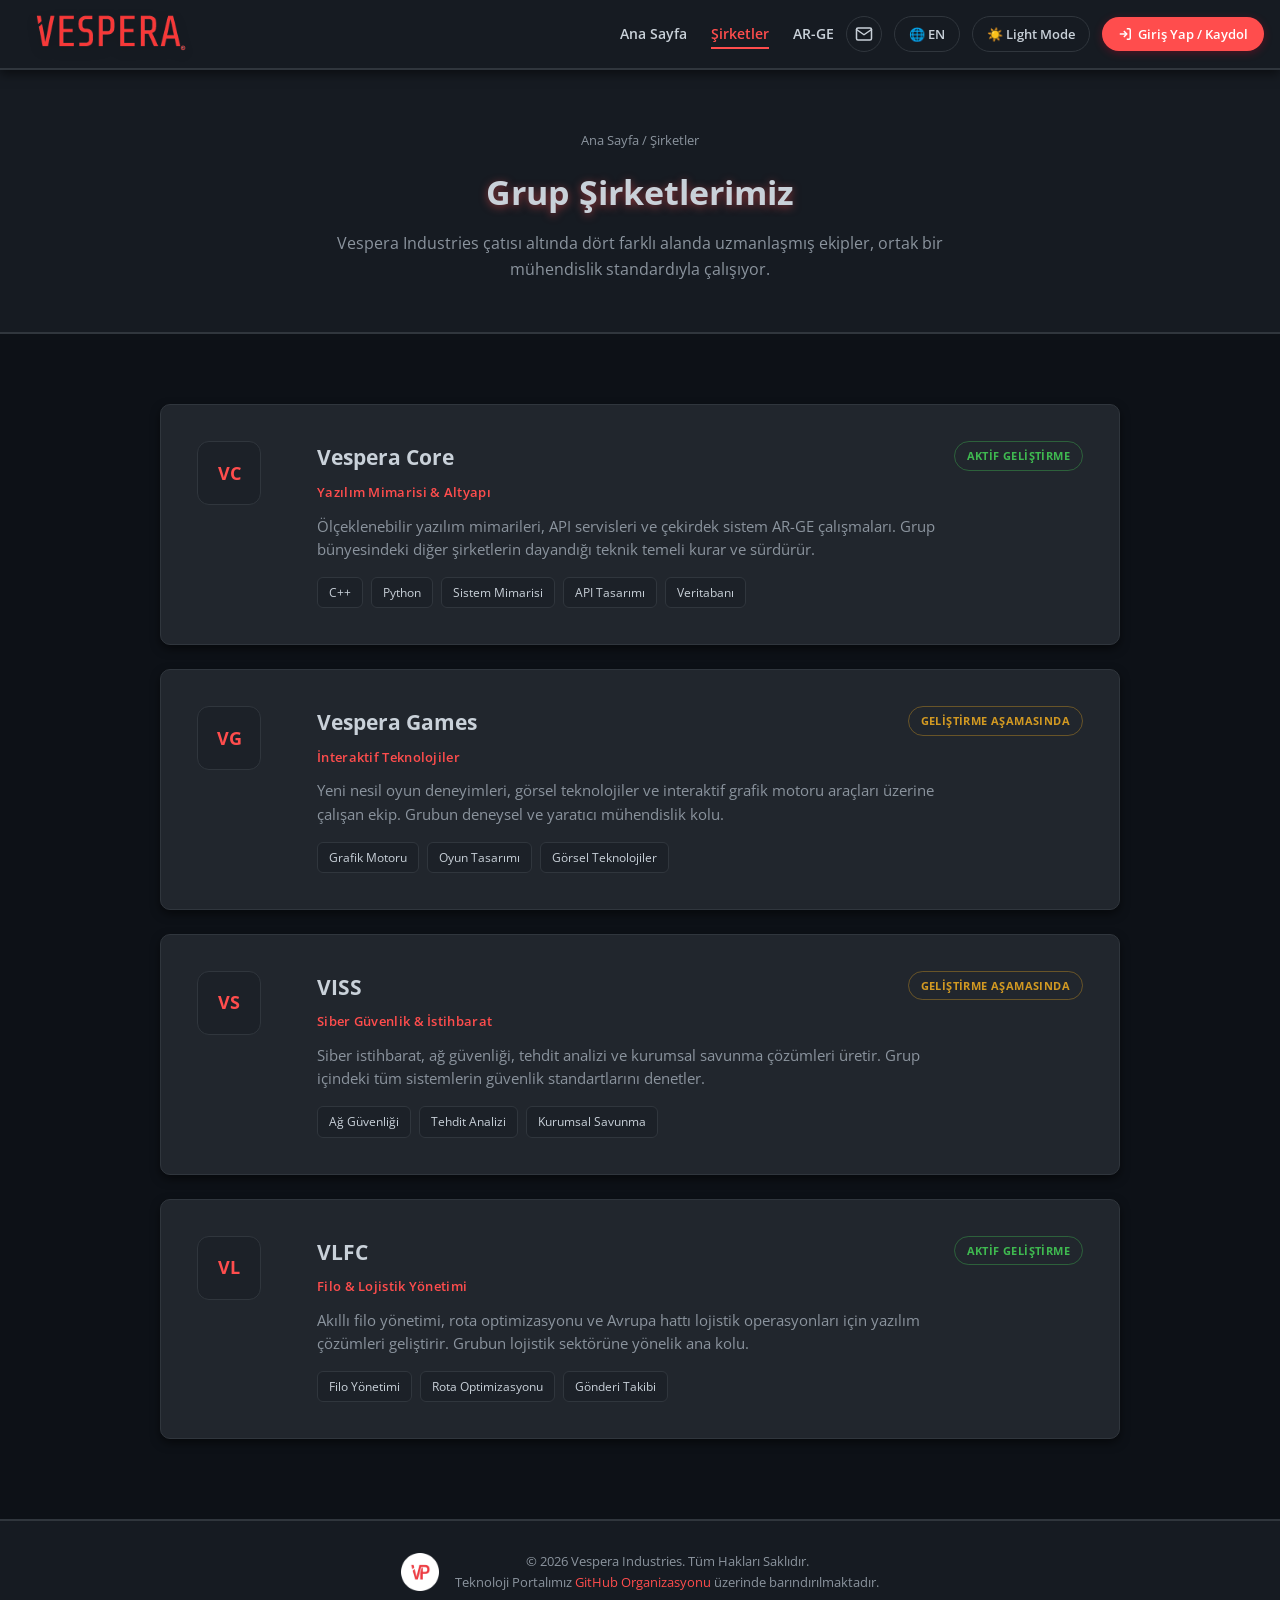
<file: sirketler.html>
<!DOCTYPE html>
<html lang="tr">

<head>
    <meta charset="UTF-8">
    <meta name="viewport" content="width=device-width, initial-scale=1.0">
    <title>Şirketler | Vespera Industries</title>
    <meta name="google-site-verification" content="gRdOL5yG5Cpfkg6TqzwmdI74Hof5dh2c1cBEHOhXfYk" />
    <script type="application/ld+json">
    {
  	"@context": "https://schema.org",
  	"@type": "Organization",
  	"name": "Vespera Industries",
  	"url": "https://vesperaindustries.com",
  	"logo": "https://vesperaindustries.com/logos.png",
  	"sameAs": [
    	"https://github.com/orgs/Vespera-Industries"
    ],
  	"contactPoint": {
    	"@type": "ContactPoint",
    	"email": "contact@vesperaindustries.com",
    	"contactType": "customer service",
    	"availableLanguage": ["Turkish", "English"]
    },
  	"description": "Yazılım mimarileri, siber güvenlik, interaktif teknolojiler ve küresel filo lojistiğinde yüksek standartlı kurumsal çözümler."
    }
    </script>
    <link rel="icon" type="image/png" href="assets/img/miniiconsmaller.png">
    <link href="https://fonts.googleapis.com/css?family=Open+Sans:300,400,600,700" rel="stylesheet">
    <link rel="stylesheet" href="assets/css/auth.css">
    <script>
        (function () {
            if (localStorage.getItem('vespera-theme') === 'light') {
                document.documentElement.setAttribute('data-theme', 'light');
            }
        })();
    </script>
    <style>
        :root {
            --bg-body: #0d1117;
            --bg-nav: #161b22;
            --bg-hero: #161b22;
            --bg-card: #21262d;
            --bg-card-alt: #1c2128;
            --text-main: #c9d1d9;
            --text-muted: #8b949e;
            --border-color: #30363d;
            --primary-color: #ff4d4d;
            --shadow: 0 4px 10px rgba(0, 0, 0, 0.5);
        }

        [data-theme="light"] {
            --bg-body: #d8dce2;
            --bg-nav: #e8ebf0;
            --bg-hero: #cdd3dc;
            --bg-card: #e8ebf0;
            --bg-card-alt: #dfe3e9;
            --text-main: #111827;
            --text-muted: #374151;
            --border-color: #b0b8c4;
            --primary-color: #d90429;
            --shadow: 0 4px 12px rgba(0, 0, 0, 0.12);
        }

        * {
            margin: 0;
            padding: 0;
            box-sizing: border-box;
            font-family: 'Open Sans', sans-serif;
            transition: background-color 0.3s, color 0.3s, border-color 0.3s;
        }

        body {
            background-color: var(--bg-body);
            color: var(--text-main);
            line-height: 1.6;
        }

        .navbar {
            background-color: var(--bg-nav);
            height: 70px;
            display: flex;
            justify-content: space-between;
            align-items: center;
            padding: 0 16px;
            border-bottom: 2px solid var(--border-color);
            box-shadow: var(--shadow);
            position: sticky;
            top: 0;
            z-index: 1000;
        }

        .brand-container {
            display: flex;
            align-items: center;
            height: 100%;
            position: relative;
            min-width: 280px;
        }

        .brand-logo {
            height: 104px;
            width: auto;
            object-fit: contain;
            position: absolute;
            left: 0;
            top: 52%;
            transform: translateY(-50%);
            filter: drop-shadow(0px 4px 6px rgba(0, 0, 0, 0.15));
            z-index: 1001;
            pointer-events: none !important;
        }

        .brand-hitbox {
            position: absolute;
            left: -16px;
            top: 0;
            width: 200px;
            height: 70px;
            z-index: 1002;
            cursor: pointer;
        }

        .nav-right {
            display: flex;
            align-items: center;
            gap: 12px;
        }

        .nav-links a {
            color: var(--text-main);
            text-decoration: none;
            margin-left: 20px;
            font-size: 14px;
            font-weight: 600;
            padding-bottom: 4px;
            border-bottom: 2px solid transparent;
        }

        .nav-links a:hover {
            color: var(--primary-color);
        }

        .nav-links a.active {
            color: var(--primary-color);
            border-bottom: 2px solid var(--primary-color);
        }

        .theme-toggle,
        .lang-toggle {
            background: none;
            border: 1px solid var(--border-color);
            color: var(--text-main);
            padding: 8px 14px;
            border-radius: 20px;
            cursor: pointer;
            font-size: 13px;
            font-weight: 600;
            display: flex;
            align-items: center;
            gap: 6px;
        }

        .theme-toggle:hover,
        .lang-toggle:hover {
            border-color: var(--primary-color);
        }

        .contact-wrap {
            position: relative;
        }

        .contact-btn {
            background: none;
            border: 1px solid var(--border-color);
            border-radius: 50%;
            width: 36px;
            height: 36px;
            display: flex;
            align-items: center;
            justify-content: center;
            cursor: pointer;
        }

        .contact-btn:hover {
            border-color: var(--primary-color);
        }

        .contact-btn svg rect,
        .contact-btn svg path {
            stroke: var(--text-main);
        }

        .contact-btn:hover svg rect,
        .contact-btn:hover svg path {
            stroke: var(--primary-color);
        }

        .contact-dropdown {
            display: none;
            position: absolute;
            top: 48px;
            right: 0;
            background-color: var(--bg-card);
            border: 1px solid var(--border-color);
            border-radius: 10px;
            box-shadow: var(--shadow);
            width: 250px;
            padding: 18px;
            z-index: 1002;
        }

        .contact-dropdown.open {
            display: block;
        }

        .contact-dropdown h4 {
            font-size: 13px;
            text-transform: uppercase;
            letter-spacing: 0.5px;
            color: var(--text-muted);
            margin-bottom: 12px;
        }

        .contact-dropdown .c-row {
            display: flex;
            flex-direction: column;
            gap: 2px;
            margin-bottom: 12px;
        }

        .contact-dropdown .c-row:last-child {
            margin-bottom: 0;
        }

        .contact-dropdown .c-label {
            font-size: 11px;
            color: var(--text-muted);
        }

        .contact-dropdown .c-value {
            font-size: 14px;
            color: var(--text-main);
            font-weight: 600;
        }

        .contact-dropdown .c-value a {
            color: var(--text-main);
            text-decoration: none;
        }

        .contact-dropdown .c-value a:hover {
            color: var(--primary-color);
        }

        .page-hero {
            background-color: var(--bg-hero);
            padding: 60px 20px 50px 20px;
            text-align: center;
            border-bottom: 2px solid var(--border-color);
        }

        .breadcrumb {
            font-size: 13px;
            color: var(--text-muted);
            margin-bottom: 14px;
        }

        .breadcrumb a {
            color: var(--text-muted);
            text-decoration: none;
        }

        .breadcrumb a:hover {
            color: var(--primary-color);
        }

        .page-hero h1 {
            font-size: 34px;
            font-weight: 700;
            margin-bottom: 12px;
            text-shadow: 0px 2px 8px rgba(255, 77, 77, 0.5);
        }

        .page-hero p {
            font-size: 16px;
            color: var(--text-muted);
            max-width: 640px;
            margin: 0 auto;
        }

        .companies {
            max-width: 1000px;
            margin: 70px auto;
            padding: 0 20px;
            display: flex;
            flex-direction: column;
            gap: 24px;
        }

        .company-row {
            background-color: var(--bg-card);
            border: 1px solid var(--border-color);
            border-radius: 10px;
            box-shadow: var(--shadow);
            padding: 36px;
            display: grid;
            grid-template-columns: 90px 1fr;
            gap: 30px;
            align-items: start;
            transition: transform 0.2s ease, border-color 0.2s ease;
        }

        .company-row:hover {
            transform: translateY(-3px);
            border-color: var(--primary-color);
        }

        .company-mark {
            width: 64px;
            height: 64px;
            border-radius: 12px;
            background-color: var(--bg-card-alt);
            border: 1px solid var(--border-color);
            display: flex;
            align-items: center;
            justify-content: center;
            font-weight: 700;
            font-size: 18px;
            color: var(--primary-color);
        }

        .company-top {
            display: flex;
            justify-content: space-between;
            align-items: flex-start;
            gap: 16px;
            flex-wrap: wrap;
            margin-bottom: 10px;
        }

        .company-heading h3 {
            font-size: 21px;
            color: var(--text-main);
            margin-bottom: 4px;
        }

        .company-heading span.tagline {
            font-size: 13px;
            color: var(--primary-color);
            font-weight: 600;
            letter-spacing: 0.3px;
        }

        .status-pill {
            font-size: 11px;
            font-weight: 700;
            padding: 5px 12px;
            border-radius: 20px;
            border: 1px solid var(--border-color);
            color: var(--text-muted);
            white-space: nowrap;
            text-transform: uppercase;
            letter-spacing: 0.4px;
        }

        .status-pill.active {
            color: #3fb950;
            border-color: rgba(63, 185, 80, 0.4);
        }

        [data-theme="light"] .status-pill.active {
            color: #1a7f37;
            border-color: rgba(26, 127, 55, 0.35);
        }

        .status-pill.build {
            color: #d29922;
            border-color: rgba(210, 153, 34, 0.4);
        }

        .company-row p.desc {
            font-size: 14.5px;
            color: var(--text-muted);
            margin-bottom: 16px;
            max-width: 640px;
        }

        .tags {
            display: flex;
            flex-wrap: wrap;
            gap: 8px;
        }

        .tag {
            font-size: 12px;
            color: var(--text-main);
            background-color: var(--bg-card-alt);
            border: 1px solid var(--border-color);
            padding: 5px 11px;
            border-radius: 6px;
        }

        footer {
            background-color: var(--bg-nav);
            border-top: 2px solid var(--border-color);
            padding: 30px 0;
            display: flex;
            justify-content: center;
            align-items: center;
            margin-top: 80px;
        }

        .footer-content {
            display: flex;
            align-items: center;
            justify-content: center;
            gap: 16px;
        }

        .footer-icon {
            height: 38px;
            width: auto;
            object-fit: contain;
        }

        .footer-text {
            text-align: center;
            font-size: 13px;
            color: var(--text-muted);
        }

        .footer-text a {
            color: var(--primary-color);
            text-decoration: none;
        }

        @media (max-width: 640px) {
            .brand-logo {
                left: 0;
                height: 40px;
                position: static;
                transform: none;
            }

            .nav-links a {
                margin-left: 12px;
                font-size: 12.5px;
            }

            .company-row {
                grid-template-columns: 1fr;
            }

            .company-mark {
                display: none;
            }
        }
    </style>
</head>

<body>

    <nav class="navbar">
        <div class="brand-container">
            <img src="assets/img/logos.png" alt="Vespera Logo" class="brand-logo">
            <a href="https://www.vesperaindustries.com/" class="brand-hitbox" aria-label="Ana Sayfa"></a>
        </div>

        <div class="nav-right">
            <div class="nav-links">
                <a href="/" data-i18n="nav_home">Ana Sayfa</a>
                <a href="/sirketler" class="active" data-i18n="nav_companies">Şirketler</a>
                <a href="/arge" data-i18n="nav_rnd">AR-GE</a>
            </div>

            <div class="contact-wrap">
                <button type="button" class="contact-btn" onclick="toggleContact()" id="contactBtn"
                    aria-label="İletişim">
                    <svg xmlns="http://www.w3.org/2000/svg" viewBox="0 0 24 24" width="18" height="18">
                        <rect x="2" y="4" width="20" height="16" rx="2" fill="none" stroke-width="2" />
                        <path d="M2 6l10 7L22 6" fill="none" stroke-width="2" stroke-linecap="round"
                            stroke-linejoin="round" />
                    </svg>
                </button>
                <div class="contact-dropdown" id="contactDropdown">
                    <h4 data-i18n="contact_title">İletişim</h4>
                    <div class="c-row">
                        <span class="c-label" data-i18n="contact_email_label">E-posta</span>
                        <span class="c-value"><a
                                href="mailto:contact@vesperaindustries.com">contact@vesperaindustries.com</a></span>
                    </div>
                    <div class="c-row">
                        <span class="c-label" data-i18n="contact_phone_label">Telefon</span>
                        <span class="c-value"><a href="tel:+900000000000">+90 000 000 00 00</a></span>
                    </div>
                </div>
            </div>

            <button type="button" class="lang-toggle" onclick="toggleLanguage()" id="langBtn">🌐 EN</button>
            <button type="button" class="theme-toggle" onclick="toggleTheme()" id="themeBtn">☀️ Light Mode</button>
        </div>
    </nav>

    <header class="page-hero">
        <div class="breadcrumb"><a href="/" data-i18n="bc_home">Ana Sayfa</a> / <span
                data-i18n="bc_companies">Şirketler</span></div>
        <h1 data-i18n="page_title">Grup Şirketlerimiz</h1>
        <p data-i18n="page_subtitle">Vespera Industries çatısı altında dört farklı alanda uzmanlaşmış ekipler, ortak bir
            mühendislik standardıyla çalışıyor.</p>
    </header>

    <main class="companies">

        <div class="company-row">
            <div class="company-mark">VC</div>
            <div>
                <div class="company-top">
                    <div class="company-heading">
                        <h3>Vespera Core</h3>
                        <span class="tagline" data-i18n="vc_tagline">Yazılım Mimarisi &amp; Altyapı</span>
                    </div>
                    <span class="status-pill active" data-i18n="status_active">Aktif Geliştirme</span>
                </div>
                <p class="desc" data-i18n="vc_desc">Ölçeklenebilir yazılım mimarileri, API servisleri ve çekirdek sistem
                    AR-GE çalışmaları. Grup bünyesindeki diğer şirketlerin dayandığı teknik temeli kurar ve sürdürür.
                </p>
                <div class="tags">
                    <span class="tag">C++</span>
                    <span class="tag" data-i18n="tag_syspython">Python</span>
                    <span class="tag" data-i18n="tag_sysarch">Sistem Mimarisi</span>
                    <span class="tag" data-i18n="tag_apidesign">API Tasarımı</span>
                    <span class="tag" data-i18n="tag_db">Veritabanı</span>
                </div>
            </div>
        </div>

        <div class="company-row">
            <div class="company-mark">VG</div>
            <div>
                <div class="company-top">
                    <div class="company-heading">
                        <h3>Vespera Games</h3>
                        <span class="tagline" data-i18n="vg_tagline">İnteraktif Teknolojiler</span>
                    </div>
                    <span class="status-pill build" data-i18n="status_build">Geliştirme Aşamasında</span>
                </div>
                <p class="desc" data-i18n="vg_desc">Yeni nesil oyun deneyimleri, görsel teknolojiler ve interaktif
                    grafik motoru araçları üzerine çalışan ekip. Grubun deneysel ve yaratıcı mühendislik kolu.</p>
                <div class="tags">
                    <span class="tag" data-i18n="tag_engine">Grafik Motoru</span>
                    <span class="tag" data-i18n="tag_gamedesign">Oyun Tasarımı</span>
                    <span class="tag" data-i18n="tag_visualtech">Görsel Teknolojiler</span>
                </div>
            </div>
        </div>

        <div class="company-row">
            <div class="company-mark">VS</div>
            <div>
                <div class="company-top">
                    <div class="company-heading">
                        <h3>VISS</h3>
                        <span class="tagline" data-i18n="viss_tagline">Siber Güvenlik &amp; İstihbarat</span>
                    </div>
                    <span class="status-pill build" data-i18n="status_build">Geliştirme Aşamasında</span>
                </div>
                <p class="desc" data-i18n="viss_desc">Siber istihbarat, ağ güvenliği, tehdit analizi ve kurumsal savunma
                    çözümleri üretir. Grup içindeki tüm sistemlerin güvenlik standartlarını denetler.</p>
                <div class="tags">
                    <span class="tag" data-i18n="tag_netsec">Ağ Güvenliği</span>
                    <span class="tag" data-i18n="tag_threat">Tehdit Analizi</span>
                    <span class="tag" data-i18n="tag_defense">Kurumsal Savunma</span>
                </div>
            </div>
        </div>

        <div class="company-row">
            <div class="company-mark">VL</div>
            <div>
                <div class="company-top">
                    <div class="company-heading">
                        <h3>VLFC</h3>
                        <span class="tagline" data-i18n="vlfc_tagline">Filo &amp; Lojistik Yönetimi</span>
                    </div>
                    <span class="status-pill active" data-i18n="status_active">Aktif Geliştirme</span>
                </div>
                <p class="desc" data-i18n="vlfc_desc">Akıllı filo yönetimi, rota optimizasyonu ve Avrupa hattı lojistik
                    operasyonları için yazılım çözümleri geliştirir. Grubun lojistik sektörüne yönelik ana kolu.</p>
                <div class="tags">
                    <span class="tag" data-i18n="tag_fleet">Filo Yönetimi</span>
                    <span class="tag" data-i18n="tag_route">Rota Optimizasyonu</span>
                    <span class="tag" data-i18n="tag_tracking">Gönderi Takibi</span>
                </div>
            </div>
        </div>

    </main>

    <footer>
        <div class="footer-content">
            <img src="assets/img/miniicon.png" alt="Vespera Icon" class="footer-icon">
            <div class="footer-text">
                <p data-i18n="footer_copy">&copy; 2026 Vespera Industries. Tüm Hakları Saklıdır.</p>
                <p><span data-i18n="footer_hosted">Teknoloji Portalımız</span> <a
                        href="https://github.com/orgs/Vespera-Industries" target="_blank"
                        data-i18n="footer_github">GitHub Organizasyonu</a> <span data-i18n="footer_hosted_end">üzerinde
                        barındırılmaktadır.</span></p>
            </div>
        </div>
    </footer>

    <script>
        const translations = {
            tr: {
                nav_home: "Ana Sayfa",
                nav_companies: "Şirketler",
                nav_rnd: "AR-GE",
                bc_home: "Ana Sayfa",
                bc_companies: "Şirketler",
                page_title: "Grup Şirketlerimiz",
                page_subtitle: "Vespera Industries çatısı altında dört farklı alanda uzmanlaşmış ekipler, ortak bir mühendislik standardıyla çalışıyor.",
                status_active: "Aktif Geliştirme",
                status_build: "Geliştirme Aşamasında",
                vc_tagline: "Yazılım Mimarisi & Altyapı",
                vc_desc: "Ölçeklenebilir yazılım mimarileri, API servisleri ve çekirdek sistem AR-GE çalışmaları. Grup bünyesindeki diğer şirketlerin dayandığı teknik temeli kurar ve sürdürür.",
                tag_sysarch: "Sistem Mimarisi",
                tag_apidesign: "API Tasarımı",
                tag_db: "Veritabanı",
                vg_tagline: "İnteraktif Teknolojiler",
                vg_desc: "Yeni nesil oyun deneyimleri, görsel teknolojiler ve interaktif grafik motoru araçları üzerine çalışan ekip. Grubun deneysel ve yaratıcı mühendislik kolu.",
                tag_engine: "Grafik Motoru",
                tag_gamedesign: "Oyun Tasarımı",
                tag_visualtech: "Görsel Teknolojiler",
                viss_tagline: "Siber Güvenlik & İstihbarat",
                viss_desc: "Siber istihbarat, ağ güvenliği, tehdit analizi ve kurumsal savunma çözümleri üretir. Grup içindeki tüm sistemlerin güvenlik standartlarını denetler.",
                tag_netsec: "Ağ Güvenliği",
                tag_threat: "Tehdit Analizi",
                tag_defense: "Kurumsal Savunma",
                vlfc_tagline: "Filo & Lojistik Yönetimi",
                vlfc_desc: "Akıllı filo yönetimi, rota optimizasyonu ve Avrupa hattı lojistik operasyonları için yazılım çözümleri geliştirir. Grubun lojistik sektörüne yönelik ana kolu.",
                tag_fleet: "Filo Yönetimi",
                tag_route: "Rota Optimizasyonu",
                tag_tracking: "Gönderi Takibi",
                footer_copy: "© 2026 Vespera Industries. Tüm Hakları Saklıdır.",
                footer_hosted: "Teknoloji Portalımız",
                footer_github: "GitHub Organizasyonu",
                footer_hosted_end: "üzerinde barındırılmaktadır.",
                contact_title: "İletişim",
                contact_email_label: "E-posta",
                contact_phone_label: "Telefon",
                lang_btn: "🌐 EN",
                theme_light: "☀️ Light Mode",
                theme_dark: "🌙 Dark Mode"
            },
            en: {
                nav_home: "Home",
                nav_companies: "Companies",
                nav_rnd: "R&D",
                bc_home: "Home",
                bc_companies: "Companies",
                page_title: "Our Group Companies",
                page_subtitle: "Specialized teams across four distinct fields operate under Vespera Industries, driven by a unified engineering standard.",
                status_active: "Active Development",
                status_build: "In Development",
                vc_tagline: "Software Architecture & Infrastructure",
                vc_desc: "Scalable software architectures, API services, and core system R&D. Establishes and maintains the technical foundation relied upon by all other group entities.",
                tag_sysarch: "System Architecture",
                tag_apidesign: "API Design",
                tag_db: "Database",
                vg_tagline: "Interactive Technologies",
                vg_desc: "The team developing next-generation gaming experiences, visual technologies, and interactive engine tools. The group's experimental and creative engineering arm.",
                tag_engine: "Graphics Engine",
                tag_gamedesign: "Game Design",
                tag_visualtech: "Visual Tech",
                viss_tagline: "Cybersecurity & Intelligence",
                viss_desc: "Delivers cyber intelligence, network security, threat analysis, and enterprise defense solutions while auditing security standards across all internal systems.",
                tag_netsec: "Network Security",
                tag_threat: "Threat Analysis",
                tag_defense: "Enterprise Defense",
                vlfc_tagline: "Fleet & Logistics Management",
                vlfc_desc: "Engineers software solutions for intelligent fleet management, route optimization, and European line logistics operations. The group's primary branch for the logistics sector.",
                tag_fleet: "Fleet Management",
                tag_route: "Route Optimization",
                tag_tracking: "Shipment Tracking",
                footer_copy: "© 2026 Vespera Industries. All Rights Reserved.",
                footer_hosted: "Our Technology Portal is hosted on our",
                footer_github: "GitHub Organization",
                footer_hosted_end: ".",
                contact_title: "Contact",
                contact_email_label: "Email",
                contact_phone_label: "Phone",
                lang_btn: "🌐 TR",
                theme_light: "☀️ Light Mode",
                theme_dark: "🌙 Dark Mode"
            }
        };

        function setLanguage(lang) {
            document.documentElement.lang = lang;
            localStorage.setItem('vespera-lang', lang);

            document.querySelectorAll('[data-i18n]').forEach(element => {
                const key = element.getAttribute('data-i18n');
                if (translations[lang] && translations[lang][key]) {
                    element.textContent = translations[lang][key];
                }
            });

            const langBtn = document.getElementById('langBtn');
            if (langBtn) {
                langBtn.textContent = translations[lang].lang_btn;
            }
        }

        function toggleLanguage() {
            const currentLang = localStorage.getItem('vespera-lang') || 'tr';
            const newLang = currentLang === 'tr' ? 'en' : 'tr';
            setLanguage(newLang);
        }

        function toggleTheme() {
            const html = document.documentElement;
            const btn = document.getElementById('themeBtn');
            const currentLang = localStorage.getItem('vespera-lang') || 'tr';

            if (html.getAttribute('data-theme') === 'light') {
                html.removeAttribute('data-theme');
                btn.innerHTML = translations[currentLang].theme_light;
                localStorage.setItem('vespera-theme', 'dark');
            } else {
                html.setAttribute('data-theme', 'light');
                btn.innerHTML = translations[currentLang].theme_dark;
                localStorage.setItem('vespera-theme', 'light');
            }
        }

        function toggleContact() {
            document.getElementById('contactDropdown').classList.toggle('open');
        }

        document.addEventListener('click', function (e) {
            const wrap = document.querySelector('.contact-wrap');
            if (wrap && !wrap.contains(e.target)) {
                document.getElementById('contactDropdown').classList.remove('open');
            }
        });

        (function () {
            const savedTheme = localStorage.getItem('vespera-theme');
            const savedLang = localStorage.getItem('vespera-lang') || 'tr';

            document.addEventListener('DOMContentLoaded', function () {
                setLanguage(savedLang);

                const themeBtn = document.getElementById('themeBtn');
                if (themeBtn) {
                    themeBtn.innerHTML = savedTheme === 'light'
                        ? translations[savedLang].theme_dark
                        : translations[savedLang].theme_light;
                }
            });
        })();
    </script>

    <script src="assets/js/auth.js"></script>
    <script type="module"
        src="https://static.cloudflareinsights.com/beacon.min.js/v4513226cdae34746b4dedf0b4dfa099e1781791509496"
        integrity="sha512-ZE9pZaUXND66v380QUtch/5sE9tPFh2zg45pR2PB0CVkCtOREv2AJKkSidISWkysEuQ0EH8faUU5du78bx87UQ=="
        data-cf-beacon='{"version":"2024.11.0","token":"94c079f4e46b4f23a2dbd5d25f38bf82","r":1}'
        crossorigin="anonymous"></script>
</body>

</html>
</file>
<file: assets/css/auth.css>
/* ==========================================
   VESPERA INDUSTRIES - AUTHENTICATION STYLES
   ========================================== */

/* Navbar Auth Button & User Profile Dropdown */
.auth-nav-btn {
    background: var(--primary-color);
    color: #ffffff;
    border: none;
    padding: 8px 16px;
    border-radius: 20px;
    font-size: 13px;
    font-weight: 600;
    cursor: pointer;
    display: inline-flex;
    align-items: center;
    gap: 6px;
    transition: all 0.2s ease;
    box-shadow: 0 2px 8px rgba(217, 4, 41, 0.3);
}

.auth-nav-btn:hover {
    transform: translateY(-1px);
    box-shadow: 0 4px 12px rgba(217, 4, 41, 0.5);
    opacity: 0.95;
}

.user-profile-wrap {
    position: relative;
    display: inline-block;
}

.user-profile-btn {
    background: var(--bg-card);
    border: 1px solid var(--border-color);
    color: var(--text-main);
    padding: 5px 12px 5px 6px;
    border-radius: 24px;
    cursor: pointer;
    display: flex;
    align-items: center;
    gap: 8px;
    font-size: 13px;
    font-weight: 600;
    transition: all 0.2s ease;
}

.user-profile-btn:hover {
    border-color: var(--primary-color);
}

.user-avatar {
    width: 28px;
    height: 28px;
    border-radius: 50%;
    background: var(--primary-color);
    color: #ffffff;
    display: flex;
    align-items: center;
    justify-content: center;
    font-weight: 700;
    font-size: 12px;
    text-transform: uppercase;
}

.user-name {
    max-width: 120px;
    white-space: nowrap;
    overflow: hidden;
    text-overflow: ellipsis;
}

.user-dropdown {
    position: absolute;
    top: 48px;
    right: 0;
    width: 240px;
    background-color: var(--bg-card);
    border: 1px solid var(--border-color);
    border-radius: 10px;
    box-shadow: var(--shadow);
    display: none;
    flex-direction: column;
    z-index: 1100;
    overflow: hidden;
    animation: fadeInDown 0.2s cubic-bezier(0.16, 1, 0.3, 1);
}

.user-dropdown.open {
    display: flex;
}

.user-dropdown-header {
    padding: 14px 16px;
    border-bottom: 1px solid var(--border-color);
    background: rgba(0, 0, 0, 0.05);
}

.user-dropdown-name {
    font-size: 14px;
    font-weight: 700;
    color: var(--text-main);
}

.user-dropdown-email {
    font-size: 12px;
    color: var(--text-muted);
    overflow: hidden;
    text-overflow: ellipsis;
    white-space: nowrap;
}

.user-dropdown-dept {
    display: inline-block;
    margin-top: 6px;
    font-size: 10.5px;
    padding: 2px 8px;
    border-radius: 10px;
    background: rgba(255, 77, 77, 0.15);
    color: var(--primary-color);
    font-weight: 600;
}

.user-dropdown-menu {
    padding: 6px 0;
}

.user-dropdown-item {
    padding: 10px 16px;
    color: var(--text-main);
    text-decoration: none;
    font-size: 13px;
    display: flex;
    align-items: center;
    gap: 10px;
    cursor: pointer;
    transition: background 0.15s ease;
    border: none;
    background: none;
    width: 100%;
    text-align: left;
}

.user-dropdown-item:hover {
    background-color: rgba(255, 77, 77, 0.1);
    color: var(--primary-color);
}

.user-dropdown-item.logout {
    color: #ff4d4d;
    border-top: 1px solid var(--border-color);
}

/* ==========================================
   AUTH MODAL DIALOG
   ========================================== */
.auth-modal-overlay {
    position: fixed;
    top: 0;
    left: 0;
    width: 100vw;
    height: 100vh;
    background: rgba(0, 0, 0, 0.65);
    backdrop-filter: blur(6px);
    -webkit-backdrop-filter: blur(6px);
    z-index: 2000;
    display: flex;
    align-items: center;
    justify-content: center;
    opacity: 0;
    visibility: hidden;
    transition: opacity 0.25s ease, visibility 0.25s ease;
    padding: 16px;
}

.auth-modal-overlay.open {
    opacity: 1;
    visibility: visible;
}

.auth-modal-container {
    background-color: var(--bg-card);
    border: 1px solid var(--border-color);
    width: 100%;
    max-width: 440px;
    border-radius: 14px;
    box-shadow: 0 10px 30px rgba(0, 0, 0, 0.6);
    overflow: hidden;
    transform: scale(0.95) translateY(10px);
    transition: transform 0.25s cubic-bezier(0.16, 1, 0.3, 1);
    position: relative;
}

.auth-modal-overlay.open .auth-modal-container {
    transform: scale(1) translateY(0);
}

/* Modal Header & Tabs */
.auth-modal-header {
    padding: 24px 24px 0 24px;
    position: relative;
}

.auth-modal-close {
    position: absolute;
    top: 18px;
    right: 20px;
    background: none;
    border: none;
    color: var(--text-muted);
    font-size: 20px;
    cursor: pointer;
    width: 32px;
    height: 32px;
    border-radius: 50%;
    display: flex;
    align-items: center;
    justify-content: center;
    transition: all 0.2s ease;
}

.auth-modal-close:hover {
    background: rgba(255, 255, 255, 0.1);
    color: var(--text-main);
}

.auth-brand-badge {
    display: flex;
    align-items: center;
    gap: 10px;
    margin-bottom: 16px;
}

.auth-brand-logo {
    height: 32px;
    width: auto;
}

.auth-tabs {
    display: flex;
    border-bottom: 1px solid var(--border-color);
    margin-top: 12px;
}

.auth-tab-btn {
    flex: 1;
    background: none;
    border: none;
    padding: 12px 0;
    font-size: 14.5px;
    font-weight: 600;
    color: var(--text-muted);
    cursor: pointer;
    position: relative;
    transition: color 0.2s ease;
}

.auth-tab-btn.active {
    color: var(--primary-color);
}

.auth-tab-btn.active::after {
    content: '';
    position: absolute;
    bottom: -1px;
    left: 0;
    width: 100%;
    height: 2px;
    background-color: var(--primary-color);
}

/* Modal Content & Forms */
.auth-modal-body {
    padding: 24px;
    max-height: 75vh;
    overflow-y: auto;
}

.auth-form {
    display: none;
    flex-direction: column;
    gap: 16px;
}

.auth-form.active {
    display: flex;
}

.auth-form-group {
    display: flex;
    flex-direction: column;
    gap: 6px;
}

.auth-form-group label {
    font-size: 12.5px;
    font-weight: 600;
    color: var(--text-main);
}

.input-with-icon {
    position: relative;
    display: flex;
    align-items: center;
}

.input-with-icon input,
.auth-form-group select {
    width: 100%;
    padding: 10px 14px;
    border-radius: 8px;
    border: 1px solid var(--border-color);
    background-color: var(--bg-body);
    color: var(--text-main);
    font-size: 14px;
    outline: none;
    transition: border-color 0.2s ease, box-shadow 0.2s ease;
}

.input-with-icon input {
    padding-right: 40px;
}

.input-with-icon input:focus,
.auth-form-group select:focus {
    border-color: var(--primary-color);
    box-shadow: 0 0 0 3px rgba(255, 77, 77, 0.15);
}

.toggle-password-btn {
    position: absolute;
    right: 10px;
    background: none;
    border: none;
    color: var(--text-muted);
    cursor: pointer;
    padding: 4px;
    display: flex;
    align-items: center;
    justify-content: center;
}

.toggle-password-btn:hover {
    color: var(--text-main);
}

/* Password Strength Bar */
.password-strength-container {
    margin-top: 4px;
}

.strength-bar-bg {
    height: 4px;
    width: 100%;
    background: var(--border-color);
    border-radius: 2px;
    overflow: hidden;
}

.strength-bar-fill {
    height: 100%;
    width: 0%;
    transition: width 0.3s ease, background-color 0.3s ease;
}

.strength-text {
    font-size: 11px;
    margin-top: 4px;
    color: var(--text-muted);
}

.auth-form-options {
    display: flex;
    justify-content: space-between;
    align-items: center;
    font-size: 12.5px;
}

.checkbox-label {
    display: flex;
    align-items: center;
    gap: 8px;
    color: var(--text-muted);
    cursor: pointer;
}

.forgot-link {
    color: var(--primary-color);
    text-decoration: none;
    font-weight: 600;
}

.forgot-link:hover {
    text-decoration: underline;
}

.auth-submit-btn {
    background-color: var(--primary-color);
    color: #ffffff;
    border: none;
    padding: 12px;
    border-radius: 8px;
    font-size: 14.5px;
    font-weight: 700;
    cursor: pointer;
    transition: opacity 0.2s ease, transform 0.1s ease;
    margin-top: 6px;
    box-shadow: 0 4px 12px rgba(217, 4, 41, 0.3);
}

.auth-submit-btn:hover {
    opacity: 0.92;
}

.auth-submit-btn:active {
    transform: scale(0.98);
}

/* Alert Messages inside Modal */
.auth-alert {
    padding: 10px 14px;
    border-radius: 8px;
    font-size: 13px;
    display: none;
    align-items: center;
    gap: 8px;
}

.auth-alert.error {
    display: flex;
    background-color: rgba(239, 68, 68, 0.15);
    border: 1px solid rgba(239, 68, 68, 0.3);
    color: #ef4444;
}

.auth-alert.success {
    display: flex;
    background-color: rgba(34, 197, 94, 0.15);
    border: 1px solid rgba(34, 197, 94, 0.3);
    color: #22c55e;
}

/* ==========================================
   TOAST NOTIFICATIONS
   ========================================== */
#vespera-toast-container {
    position: fixed;
    bottom: 24px;
    right: 24px;
    display: flex;
    flex-direction: column;
    gap: 10px;
    z-index: 3000;
    pointer-events: none;
}

.vespera-toast {
    background: var(--bg-card);
    border: 1px solid var(--border-color);
    color: var(--text-main);
    padding: 12px 18px;
    border-radius: 10px;
    box-shadow: 0 6px 20px rgba(0, 0, 0, 0.4);
    font-size: 13.5px;
    font-weight: 600;
    display: flex;
    align-items: center;
    gap: 10px;
    transform: translateX(120%);
    transition: transform 0.3s cubic-bezier(0.16, 1, 0.3, 1);
    pointer-events: auto;
}

.vespera-toast.show {
    transform: translateX(0);
}

.vespera-toast.toast-success {
    border-left: 4px solid #22c55e;
}

.vespera-toast.toast-error {
    border-left: 4px solid #ef4444;
}

.vespera-toast.toast-info {
    border-left: 4px solid var(--primary-color);
}

@keyframes fadeInDown {
    from {
        opacity: 0;
        transform: translateY(-8px);
    }
    to {
        opacity: 1;
        transform: translateY(0);
    }
}
</file>
